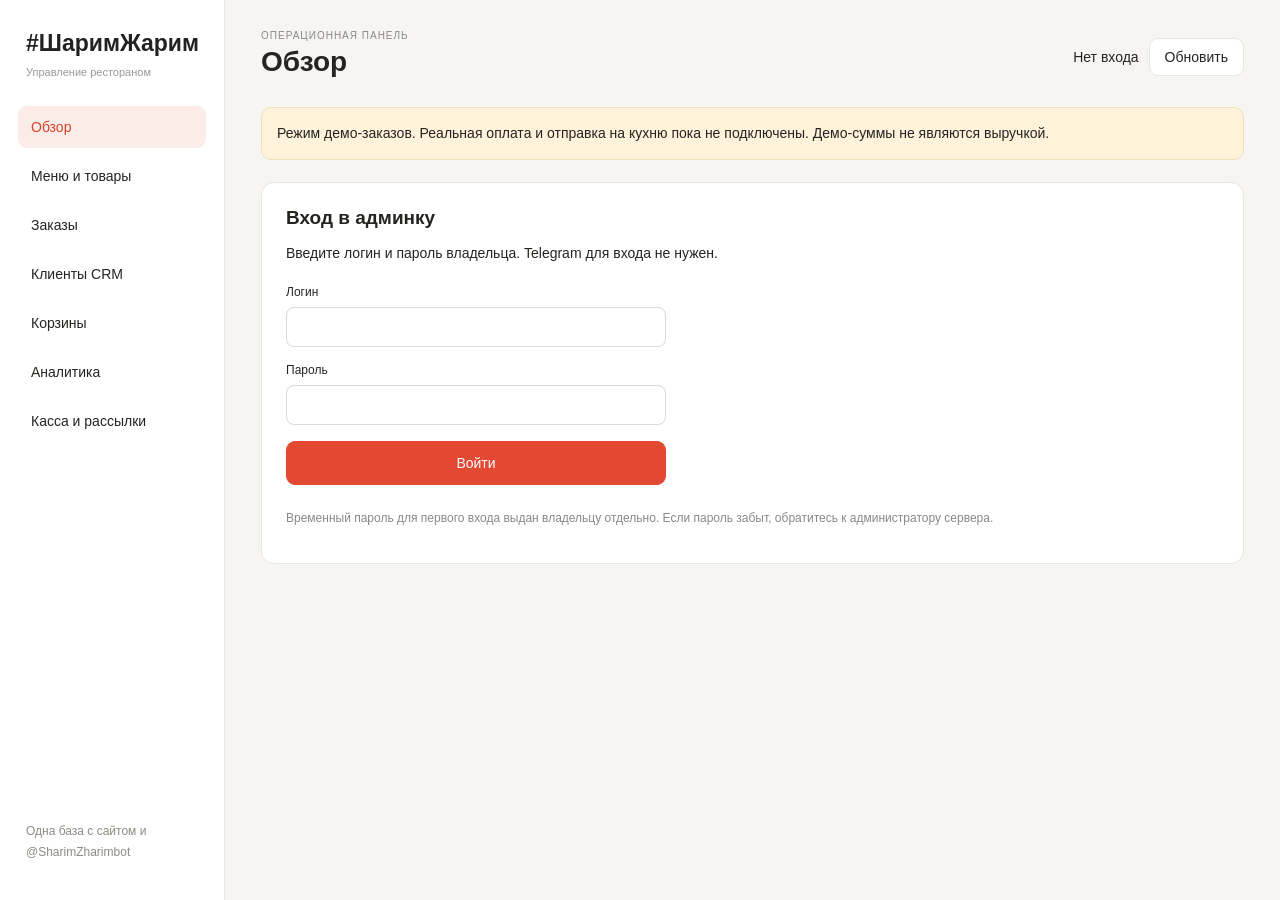
<file: admin/index.html>
<!doctype html>
<html lang="ru"><head><meta charset="utf-8"><meta name="viewport" content="width=device-width,initial-scale=1"><title>ШаримЖарим · Админка</title>
<meta name="referrer" content="no-referrer"><meta http-equiv="Content-Security-Policy" content="default-src 'self'; script-src 'self'; style-src 'self' 'unsafe-inline'; connect-src 'self' https://sharim.176-222-53-108.sslip.io; img-src 'self' data: https://sharim.176-222-53-108.sslip.io; object-src 'none'; base-uri 'self'; form-action 'none'"><link rel="stylesheet" href="../admin.css?v=20261007-purchase-reviews"><script type="module" src="../admin.js?v=20261007-domain"></script></head>
<body><aside><a class="brand" href="../">#ШаримЖарим<span>Управление рестораном</span></a>
<nav><button data-view="overview" class="selected">Обзор</button><button data-view="products">Меню и товары</button><button data-view="orders">Заказы</button><button data-view="customers">Клиенты CRM</button><button data-view="carts">Корзины</button><button data-view="analytics">Аналитика</button><button data-view="integrations">Касса и рассылки</button></nav>
<div class="aside-foot">Одна база с сайтом и<br>@SharimZharimbot</div></aside>
<main><header><div><p class="eyebrow">Операционная панель</p><h1 id="title">Обзор</h1></div><div class="actions"><span id="identity">Нет входа</span><button id="refresh">Обновить</button><button id="change-password" hidden>Сменить пароль</button><button id="logout" hidden>Выйти</button></div></header>
<div class="notice">Режим демо-заказов. Реальная оплата и отправка на кухню пока не подключены. Демо-суммы не являются выручкой.</div>
<section id="login"><h2>Вход в админку</h2><p>Введите логин и пароль владельца. Telegram для входа не нужен.</p><form id="login-form" class="auth-form"><label>Логин<input name="username" autocomplete="username" autocapitalize="none" spellcheck="false" required maxlength="64"></label><label>Пароль<input name="password" type="password" autocomplete="current-password" required maxlength="128"></label><p id="login-error" class="auth-error" role="alert" aria-live="polite"></p><button class="primary" type="submit">Войти</button></form><p class="muted">Временный пароль для первого входа выдан владельцу отдельно. Если пароль забыт, обратитесь к администратору сервера.</p></section>
<section id="password-change" hidden><h2>Смена пароля</h2><p id="password-note"></p><form id="password-form" class="auth-form"><input name="username" autocomplete="username" hidden><label>Текущий пароль<input name="current_password" type="password" autocomplete="current-password" required maxlength="128"></label><label>Новый пароль<input name="new_password" type="password" autocomplete="new-password" required minlength="12" maxlength="128" aria-describedby="password-hint"></label><label>Повторите новый пароль<input name="confirm_password" type="password" autocomplete="new-password" required minlength="12" maxlength="128"></label><p id="password-hint" class="muted">От 12 символов. Используйте уникальный пароль, который нигде больше не применяется.</p><p id="password-error" class="auth-error" role="alert" aria-live="polite"></p><button class="primary" type="submit">Сохранить пароль и войти</button><button type="button" id="password-cancel" hidden>Отмена</button></form></section>
<section id="content" hidden></section><p class="muted" id="sync-status"></p><div id="message" role="status" aria-live="polite"></div></main>
<dialog id="editor"><form id="product-form"><div class="dialog-head"><h2>Товар в общем меню</h2><button type="button" data-close>×</button></div>
<div class="fields"><label>Название<input name="name" required maxlength="100"></label><label>Категория<select name="category"><option>Шаверма</option><option value="На булке">Бургеры</option><option>В листьях</option><option>Курица</option><option>Фритюр</option><option>Закуски</option></select></label><label>Цена, ₽<input name="price" type="number" min="0" max="100000" step="1" required></label><label>Вес / порция<input name="weight" required maxlength="40"></label><label>Статус<select name="status"><option value="active">В продаже</option><option value="out">Нет в наличии</option><option value="draft">Черновик</option><option value="archived">Архив</option></select></label><label>Фото PNG, JPEG, WebP · до 1 МБ<input name="photo" type="file" accept="image/png,image/jpeg,image/webp"></label><label class="wide">Описание<textarea name="description" rows="3" maxlength="2000"></textarea></label>
<details class="wide"><summary>Добавки и варианты порции</summary><p class="muted">Эти цены также используются сервером при расчёте заказа. Формат JSON.</p><label>Группы добавок<textarea name="option_groups" rows="8"></textarea></label><label>Варианты порции<textarea name="variants" rows="5"></textarea></label></details></div>
<p id="editor-error" role="alert"></p><div class="dialog-foot"><button type="button" id="archive">Убрать из меню</button><button type="submit" class="primary">Сохранить в общей базе</button></div></form></dialog>
<dialog id="customer"><div class="dialog-head"><h2>Карточка клиента</h2><button type="button" data-close>×</button></div><div id="customer-content"></div></dialog>
<dialog id="purchase-confirmation" aria-labelledby="purchase-confirmation-title"><form id="purchase-confirmation-form"><div class="dialog-head"><h2 id="purchase-confirmation-title">Подтвердить покупку</h2><button type="button" data-close aria-label="Закрыть">×</button></div><p id="purchase-confirmation-summary"></p><p>Подтвердите только реальную покупку. После этого клиент сможет поставить оценку и написать отзыв о блюдах из заказа.</p><label class="purchase-check"><input type="checkbox" name="paid" required>Оплата получена, расчёт с клиентом завершён</label><label class="purchase-check"><input type="checkbox" name="fulfilled" required>Заказ выдан или доставлен клиенту</label><p id="purchase-confirmation-error" class="auth-error" role="alert"></p><div class="dialog-foot"><button type="button" data-close>Отмена</button><button type="submit" class="primary" disabled>Подтвердить покупку</button></div></form></dialog>
</body></html>
</file>
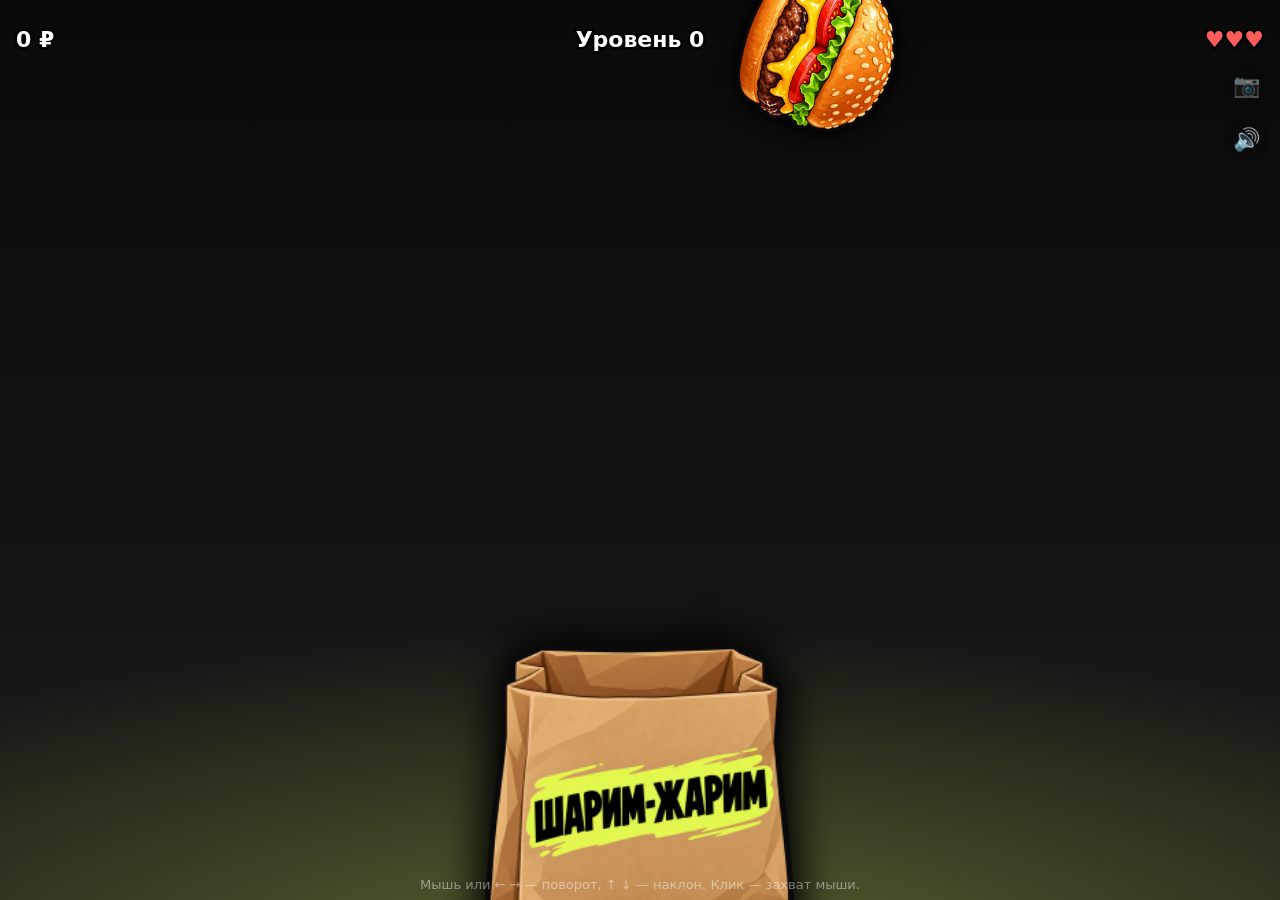
<file: game/index.html>
<!doctype html>
<html lang="ru">
  <head>
    <meta charset="UTF-8" />
    <meta
      name="viewport"
      content="width=device-width, initial-scale=1, maximum-scale=1, user-scalable=no, viewport-fit=cover"
    />
    <title>Шарим-Жарим</title>
    <link rel="manifest" href="./manifest.json" />
    <link rel="apple-touch-icon" sizes="180x180" href="./icon-180.png" />
    <meta name="apple-mobile-web-app-capable" content="yes" />
    <meta name="mobile-web-app-capable" content="yes" />
    <meta name="apple-mobile-web-app-status-bar-style" content="black-translucent" />
    <meta name="apple-mobile-web-app-title" content="Шарим-Жарим" />
    <meta name="theme-color" content="#0A0A0A" />
    <style>html,body{overscroll-behavior:none;background:#0a0a0a;height:100%;margin:0;overflow:hidden}#bg,#veil{pointer-events:none;background:radial-gradient(120% 55% at 50% 108%,#e8ff5c52,#e8ff5c00 70%),linear-gradient(#0a0a0a 0%,#1a1a1a 100%);position:fixed;inset:0}#veil{opacity:.88}#veil[hidden],#cam[hidden]{display:none}#cam{object-fit:cover;pointer-events:none;width:100%;height:100%;position:fixed;inset:0}#hud-btns{right:12px;top:calc(env(safe-area-inset-top) + 64px);flex-direction:column;gap:10px;display:flex;position:fixed}.hud-btn{color:#fff;cursor:pointer;background:#0a0a0a8c;border:0;border-radius:22px;width:44px;height:44px;padding:0;font-size:22px}.hud-btn[hidden]{display:none}.hud-btn[aria-pressed=false]{opacity:.55}#toast{left:50%;bottom:calc(env(safe-area-inset-bottom) + 96px);color:#e8ff5c;pointer-events:none;white-space:nowrap;background:#0a0a0acc;border-radius:12px;padding:10px 18px;font-size:17px;font-weight:700;position:fixed;transform:translate(-50%)}#toast[hidden]{display:none}body{color:#fff;-webkit-user-select:none;user-select:none;-webkit-touch-callout:none;-webkit-tap-highlight-color:transparent;font-family:system-ui,-apple-system,sans-serif}#game{cursor:crosshair;touch-action:none;width:100%;height:100%;display:block;position:fixed;inset:0}#safe-probe{visibility:hidden;pointer-events:none;width:0;height:0;padding-top:env(safe-area-inset-top);padding-bottom:env(safe-area-inset-bottom);position:fixed;top:0;left:0}.screen{text-align:center;padding:calc(env(safe-area-inset-top) + 24px) 24px calc(env(safe-area-inset-bottom) + 24px);box-sizing:border-box;flex-direction:column;justify-content:center;align-items:center;gap:12px;display:flex;position:fixed;inset:0}.screen[hidden]{display:none}.screen h1{margin:0;font-size:34px}.screen p{max-width:420px;margin:0;font-size:18px;line-height:1.4}#start,#safety{background:#0a0a0a}.intro{aspect-ratio:941/1672;object-fit:cover;background:#000;border-radius:16px;width:min(100%,25.8888vh);max-height:46vh;margin:0 auto 12px;display:block}#gameover{background:#000000b8}#gameover h1{font-size:40px}#gameover p{font-size:22px}.btn{color:#0a0a0a;cursor:pointer;background:#e8ff5c;border:0;border-radius:12px;margin-top:12px;padding:14px 32px;font-size:20px;font-weight:700}.btn.secondary{color:#e8ff5c;background:0 0;border:2px solid #e8ff5c}.btn[hidden],p[hidden]{display:none}#perm-msg{color:#ff8a8a}#hint{left:0;right:0;bottom:calc(env(safe-area-inset-bottom) + 8px);text-align:center;color:#ffffff73;pointer-events:none;font-size:13px;position:fixed}#hint[hidden]{display:none}#debug{left:0;right:0;top:calc(env(safe-area-inset-top) + 58px);text-align:center;color:#e8ff5c;white-space:pre-line;pointer-events:none;font:600 14px ui-monospace,Menlo,monospace;position:fixed}#debug[hidden]{display:none}#player{left:16px;top:calc(env(safe-area-inset-top) + 60px);color:#e8ff5c;text-shadow:0 1px 3px #000000e6;text-overflow:ellipsis;white-space:nowrap;pointer-events:none;max-width:60vw;font-size:15px;font-weight:700;position:fixed;overflow:hidden}#player[hidden],.login[hidden]{display:none}.login{flex-direction:column;align-items:center;gap:8px;margin-top:8px;display:flex}.login p{color:#e8ff5c;font-size:15px}.tg-slot{min-height:40px}.btn.small{margin-top:4px;padding:10px 24px;font-size:17px}#records{z-index:10;background:#0a0a0af5;justify-content:flex-start;overflow-y:auto}#records h1{color:#e8ff5c;font-size:28px}#records-list{width:100%;max-width:420px;margin:0;padding:0;list-style:none}#records-list li{text-align:left;border-radius:10px;align-items:center;gap:12px;padding:8px 12px;font-size:17px;display:flex}#records-list li:nth-child(odd){background:#ffffff0f}#records-list li.mine{color:#0a0a0a;background:#e8ff5c}#records-list .place{color:#e8ff5c;width:28px;font-weight:800}#records-list li.mine .place{color:#0a0a0a}#records-list .name{text-overflow:ellipsis;white-space:nowrap;flex:1;overflow:hidden}#records-list .score{font-variant-numeric:tabular-nums;font-weight:800}#records-me{color:#e8ff5c;font-size:16px}.coupon{border:2px dashed #e8ff5c;border-radius:14px;flex-direction:column;align-items:center;gap:4px;margin-top:8px;padding:12px 20px;display:flex}.coupon[hidden],#records-coupons[hidden]{display:none}#gameover #coupon-text{color:#e8ff5c;-webkit-user-select:text;user-select:text;font-size:22px;font-weight:800}#coupon-text .code{white-space:nowrap;font-family:ui-monospace,Menlo,monospace;font-size:28px;display:inline-block}#records-coupons{width:100%;max-width:420px}#records-coupons h2{color:#e8ff5c;margin:8px 0;font-size:20px}#coupons-list{margin:0;padding:0;list-style:none}#coupons-list li{background:#e8ff5c1f;border-radius:10px;justify-content:space-between;gap:12px;margin-bottom:6px;padding:8px 12px;font-size:17px;display:flex}#coupons-list .code{-webkit-user-select:text;user-select:text;font-family:ui-monospace,Menlo,monospace;font-weight:800}</style>
    <script type="module" crossorigin src="./assets/index-BoZB11Hz.js"></script>
  </head>
  <body>
    <div id="bg"></div>
    <video id="cam" playsinline muted autoplay hidden></video>
    <div id="veil" hidden></div>
    <canvas id="game"></canvas>
    <div id="hud-btns">
      <button id="cam-btn" class="hud-btn" type="button" aria-label="Камера" aria-pressed="false" hidden>📷</button>
      <button id="snd-btn" class="hud-btn" type="button" aria-label="Звук" aria-pressed="true">🔊</button>
    </div>
    <div id="toast" hidden></div>
    <div id="safe-probe"></div>
    <div id="debug" hidden></div>
    <div id="player" hidden></div>
    <div id="start" class="screen" hidden>
      <!-- Постер «Лови бургер» (gpt-image-2 через наш шлюз, 2026-10-02) вместо заголовка -->
      <img id="intro" class="intro" src="./start.jpg" alt="Лови бургер" decoding="async">
      <p style="font-size: 14px; opacity: 0.6">Камера нужна только для фона: кадры остаются на телефоне и никуда не отправляются.</p>
      <p id="perm-msg" hidden>Разрешите движение в настройках Safari</p>
      <button id="start-btn" class="btn" type="button">Начать</button>
      <button id="nosensor-btn" class="btn secondary" type="button" hidden>Играть без датчиков</button>
      <div id="start-login" class="login" hidden>
        <p>Войдите через Telegram, чтобы получать купоны за игру</p>
        <div class="tg-slot"></div>
      </div>
      <button id="start-records" class="btn secondary small" type="button">Рекорды</button>
    </div>
    <div id="handoff-error" class="screen" hidden style="background: #0a0a0a; z-index: 12">
      <h1>Не удалось войти</h1>
      <p>Вернитесь в меню и откройте игру снова. Скидка за гостевую партию не сохранится.</p>
      <button id="handoff-back" class="btn" type="button">Вернуться в меню</button>
    </div>
    <div id="safety" class="screen" hidden>
      <h1>Стойте на месте</h1>
      <p><b>Бегать за шаурмой не нужно.</b> Стойте на одном месте и поворачивайтесь корпусом: еда падает вокруг вас, а стрелки у края экрана показывают, с какой стороны.</p>
      <p>Выберите свободное место: вокруг не должно быть людей, мебели и ступенек. Поворачивайтесь плавно, не крутитесь на 360°.</p>
      <button id="go-btn" class="btn" type="button">Поехали</button>
    </div>
    <div id="gameover" class="screen" hidden>
      <h1>Игра окончена</h1>
      <p>Вы наловили <span id="final-score">0</span> ₽</p>
      <p style="font-size: 17px; opacity: 0.75">Лучший: <span id="best-score">0</span> ₽</p>
      <div id="coupon" class="coupon" hidden>
        <p id="coupon-text"></p>
        <button id="coupon-copy" class="btn small" type="button">Скопировать</button>
      </div>
      <button id="restart" class="btn" type="button">Ещё раз</button>
      <button id="return-menu" class="btn secondary" type="button">Вернуться в меню</button>
    </div>
    <div id="records" class="screen" role="dialog" aria-modal="true" aria-labelledby="records-title" hidden>
      <h1 id="records-title">Рекорды недели</h1>
      <p id="records-status">Загрузка…</p>
      <ol id="records-list"></ol>
      <p id="records-me" hidden></p>
      <div id="records-coupons" hidden>
        <h2>Мои купоны</h2>
        <ul id="coupons-list"></ul>
      </div>
      <button id="records-close" class="btn" type="button">Закрыть</button>
    </div>
    <div id="hint">Мышь или ← → — поворот, ↑ ↓ — наклон. Клик — захват мыши.</div>
  </body>
</html>
</file>
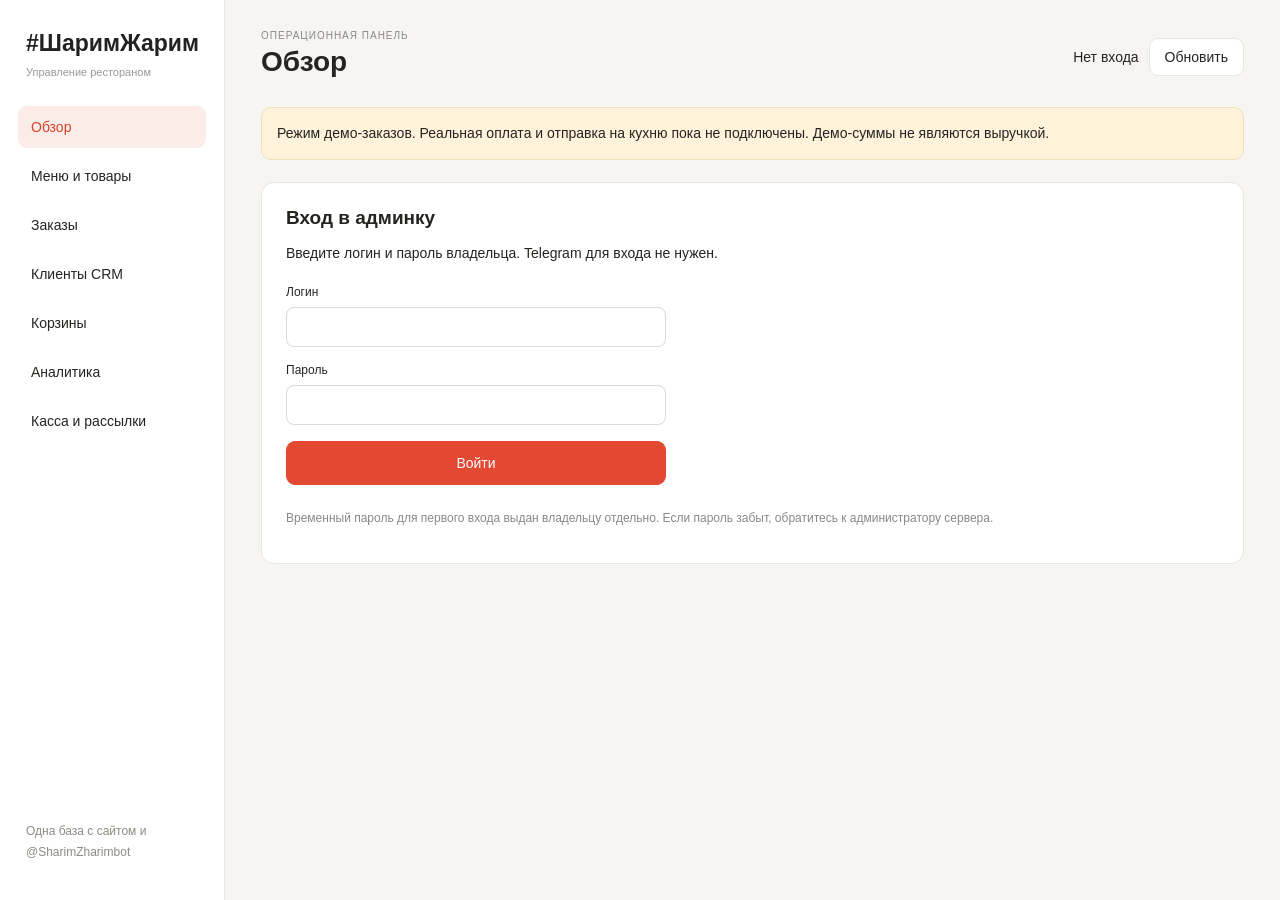
<file: sharim-zharim-admin.html>
<!doctype html>
<html lang="ru"><head><meta charset="utf-8"><meta name="viewport" content="width=device-width,initial-scale=1"><title>ШаримЖарим · Админка</title>
<meta name="referrer" content="no-referrer"><meta http-equiv="Content-Security-Policy" content="default-src 'self'; script-src 'self'; style-src 'self' 'unsafe-inline'; connect-src 'self' https://sharim.176-222-53-108.sslip.io; img-src 'self' data: https://sharim.176-222-53-108.sslip.io; object-src 'none'; base-uri 'self'; form-action 'none'"><link rel="stylesheet" href="./admin.css?v=20261007-purchase-reviews"><script type="module" src="./admin.js?v=20261007-domain"></script></head>
<body><aside><a class="brand" href="./">#ШаримЖарим<span>Управление рестораном</span></a>
<nav><button data-view="overview" class="selected">Обзор</button><button data-view="products">Меню и товары</button><button data-view="orders">Заказы</button><button data-view="customers">Клиенты CRM</button><button data-view="carts">Корзины</button><button data-view="analytics">Аналитика</button><button data-view="integrations">Касса и рассылки</button></nav>
<div class="aside-foot">Одна база с сайтом и<br>@SharimZharimbot</div></aside>
<main><header><div><p class="eyebrow">Операционная панель</p><h1 id="title">Обзор</h1></div><div class="actions"><span id="identity">Нет входа</span><button id="refresh">Обновить</button><button id="change-password" hidden>Сменить пароль</button><button id="logout" hidden>Выйти</button></div></header>
<div class="notice">Режим демо-заказов. Реальная оплата и отправка на кухню пока не подключены. Демо-суммы не являются выручкой.</div>
<section id="login"><h2>Вход в админку</h2><p>Введите логин и пароль владельца. Telegram для входа не нужен.</p><form id="login-form" class="auth-form"><label>Логин<input name="username" autocomplete="username" autocapitalize="none" spellcheck="false" required maxlength="64"></label><label>Пароль<input name="password" type="password" autocomplete="current-password" required maxlength="128"></label><p id="login-error" class="auth-error" role="alert" aria-live="polite"></p><button class="primary" type="submit">Войти</button></form><p class="muted">Временный пароль для первого входа выдан владельцу отдельно. Если пароль забыт, обратитесь к администратору сервера.</p></section>
<section id="password-change" hidden><h2>Смена пароля</h2><p id="password-note"></p><form id="password-form" class="auth-form"><input name="username" autocomplete="username" hidden><label>Текущий пароль<input name="current_password" type="password" autocomplete="current-password" required maxlength="128"></label><label>Новый пароль<input name="new_password" type="password" autocomplete="new-password" required minlength="12" maxlength="128" aria-describedby="password-hint"></label><label>Повторите новый пароль<input name="confirm_password" type="password" autocomplete="new-password" required minlength="12" maxlength="128"></label><p id="password-hint" class="muted">От 12 символов. Используйте уникальный пароль, который нигде больше не применяется.</p><p id="password-error" class="auth-error" role="alert" aria-live="polite"></p><button class="primary" type="submit">Сохранить пароль и войти</button><button type="button" id="password-cancel" hidden>Отмена</button></form></section>
<section id="content" hidden></section><p class="muted" id="sync-status"></p><div id="message" role="status" aria-live="polite"></div></main>
<dialog id="editor"><form id="product-form"><div class="dialog-head"><h2>Товар в общем меню</h2><button type="button" data-close>×</button></div>
<div class="fields"><label>Название<input name="name" required maxlength="100"></label><label>Категория<select name="category"><option>Шаверма</option><option value="На булке">Бургеры</option><option>В листьях</option><option>Курица</option><option>Фритюр</option><option>Закуски</option></select></label><label>Цена, ₽<input name="price" type="number" min="0" max="100000" step="1" required></label><label>Вес / порция<input name="weight" required maxlength="40"></label><label>Статус<select name="status"><option value="active">В продаже</option><option value="out">Нет в наличии</option><option value="draft">Черновик</option><option value="archived">Архив</option></select></label><label>Фото PNG, JPEG, WebP · до 1 МБ<input name="photo" type="file" accept="image/png,image/jpeg,image/webp"></label><label class="wide">Описание<textarea name="description" rows="3" maxlength="2000"></textarea></label>
<details class="wide"><summary>Добавки и варианты порции</summary><p class="muted">Эти цены также используются сервером при расчёте заказа. Формат JSON.</p><label>Группы добавок<textarea name="option_groups" rows="8"></textarea></label><label>Варианты порции<textarea name="variants" rows="5"></textarea></label></details></div>
<p id="editor-error" role="alert"></p><div class="dialog-foot"><button type="button" id="archive">Убрать из меню</button><button type="submit" class="primary">Сохранить в общей базе</button></div></form></dialog>
<dialog id="customer"><div class="dialog-head"><h2>Карточка клиента</h2><button type="button" data-close>×</button></div><div id="customer-content"></div></dialog>
<dialog id="purchase-confirmation" aria-labelledby="purchase-confirmation-title"><form id="purchase-confirmation-form"><div class="dialog-head"><h2 id="purchase-confirmation-title">Подтвердить покупку</h2><button type="button" data-close aria-label="Закрыть">×</button></div><p id="purchase-confirmation-summary"></p><p>Подтвердите только реальную покупку. После этого клиент сможет поставить оценку и написать отзыв о блюдах из заказа.</p><label class="purchase-check"><input type="checkbox" name="paid" required>Оплата получена, расчёт с клиентом завершён</label><label class="purchase-check"><input type="checkbox" name="fulfilled" required>Заказ выдан или доставлен клиенту</label><p id="purchase-confirmation-error" class="auth-error" role="alert"></p><div class="dialog-foot"><button type="button" data-close>Отмена</button><button type="submit" class="primary" disabled>Подтвердить покупку</button></div></form></dialog>
</body></html>
</file>
<file: admin.css>
:root{font-family:Inter,-apple-system,BlinkMacSystemFont,"Segoe UI",sans-serif;color:#252421;background:#f6f5f1;font-size:14px;--red:#e34932;--line:#e7e6e0}*{box-sizing:border-box}body{margin:0}button,input,select,textarea{font:inherit}button{cursor:pointer;border:1px solid var(--line);background:white;border-radius:9px;padding:10px 15px;color:inherit}button:disabled{opacity:.55;cursor:wait}button:hover{border-color:#b2b0a8}.primary{background:var(--red);color:white;border-color:var(--red)}aside{position:fixed;inset:0 auto 0 0;width:225px;background:#fff;border-right:1px solid var(--line);padding:30px 18px;display:flex;flex-direction:column}.brand{font-weight:800;color:#222;text-decoration:none;font-size:23px;padding:0 8px 28px}.brand span{display:block;font-size:11px;color:#999;font-weight:400;margin-top:9px}nav{display:grid;gap:7px}nav button{text-align:left;border:0;background:transparent;padding:13px}.selected{background:#fbece7!important;color:#d4422d}.aside-foot{margin-top:auto;font-size:12px;line-height:1.7;color:#8c8b83;padding:8px}main{margin-left:225px;padding:30px 36px;max-width:1580px}header{display:flex;justify-content:space-between;align-items:center;gap:20px;margin-bottom:24px}h1{font-size:28px;margin:5px 0}h2{font-size:19px;margin:0 0 16px}.eyebrow{text-transform:uppercase;letter-spacing:.1em;color:#888;font-size:10px;margin:0}.actions{display:flex;gap:10px;align-items:center}.notice{background:#fff2db;border:1px solid #f1dfba;border-radius:10px;line-height:1.5;padding:15px;margin-bottom:22px}section{background:white;border:1px solid var(--line);border-radius:13px;padding:24px}.cards{display:grid;grid-template-columns:repeat(4,1fr);gap:14px}.card{border:1px solid var(--line);border-radius:10px;padding:18px}.card strong{display:block;font-size:27px;margin:12px 0 5px}.muted,small{color:#888;font-size:12px;line-height:1.5}small{display:block}.toolbar{display:flex;gap:12px;justify-content:space-between;align-items:center;margin-bottom:18px;flex-wrap:wrap}input,select,textarea{padding:10px;border:1px solid #dcdad4;border-radius:8px;background:white;min-width:0}input[type=search]{min-width:250px}table{width:100%;border-collapse:collapse;text-align:left;font-size:13px}th{font-weight:500;color:#8a887f;font-size:11px}td,th{padding:13px 9px;border-bottom:1px solid #eee}.table-wrap{overflow:auto}.badge{display:inline-block;background:#f6f1dd;color:#837122;border-radius:5px;padding:4px 8px;font-size:11px}.photo{width:44px;height:44px;display:inline-block;flex-shrink:0;border-radius:8px;background-color:#f2f0e9;background-repeat:no-repeat}.product-cell{display:flex;gap:12px;align-items:center}.empty{padding:35px;color:#888;text-align:center}a{color:#ba422e}dialog{border:1px solid var(--line);border-radius:15px;padding:24px;max-width:750px;width:calc(100% - 28px);max-height:90vh;overflow:auto}dialog::backdrop{background:#20201c66}.dialog-head,.dialog-foot{display:flex;justify-content:space-between;align-items:center;gap:12px}.dialog-head button{border:0;font-size:23px;padding:3px 9px}.dialog-foot{margin-top:24px}.fields{display:grid;grid-template-columns:1fr 1fr;gap:16px;margin-top:15px}label{display:grid;gap:8px;font-size:12px}.wide{grid-column:1/-1}details label{margin-top:12px}textarea{width:100%;resize:vertical}#message:not(:empty){position:fixed;bottom:24px;right:24px;background:#242421;color:white;padding:13px 20px;border-radius:10px;max-width:450px}#editor-error{color:#b32725}ul{padding-left:20px;line-height:1.8}.profile-stat{font-size:17px;font-weight:600}.profile-history{margin-top:24px}.alert{color:#a9412c}.spark{margin-top:24px;padding:20px;background:#faf9f5;border-radius:9px;line-height:1.7}[hidden]{display:none!important}@media(max-width:900px){aside{position:static;width:auto;padding:16px}.brand{padding-bottom:14px}nav{display:flex;overflow:auto}nav button{white-space:nowrap}.aside-foot{display:none}main{margin:0;padding:20px}.cards{grid-template-columns:1fr 1fr}header{align-items:flex-start;flex-direction:column}.actions{flex-wrap:wrap}.fields{grid-template-columns:1fr}.wide{grid-column:1}.cards strong{font-size:23px}}
.auth-form{display:grid;gap:16px;max-width:380px;margin:24px 0}.auth-form input{width:100%;font-size:16px}.auth-form button{min-height:44px}.auth-error{color:#a5291a;line-height:1.5;margin:0}.auth-error:empty{display:none}.auth-form input:focus-visible{outline:3px solid #e3493240;outline-offset:2px}#password-note{line-height:1.6}
.availability-hint{color:#66645e;font-size:13px;line-height:1.6;margin:0 0 16px}.availability-cell{min-width:155px}.availability-switch{display:inline-flex;align-items:center;gap:10px;min-height:44px;min-width:150px;padding:6px 3px;border:0;border-radius:8px;background:transparent;white-space:nowrap;touch-action:manipulation;text-align:left}.availability-switch:hover{background:transparent}.switch-track{display:block;position:relative;width:46px;height:28px;flex-shrink:0;border-radius:999px;background:#b8bbb8;box-shadow:inset 0 0 0 1px #0000000a}.switch-thumb{position:absolute;left:3px;top:3px;width:22px;height:22px;border-radius:50%;background:#fff;box-shadow:0 1px 3px #0003;transition:transform 120ms cubic-bezier(.23,1,.32,1)}.availability-switch[aria-checked=true] .switch-track{background:#20835b}.availability-switch[aria-checked=true] .switch-thumb{transform:translateX(18px)}.switch-label{font-size:12px;font-weight:600;color:#66645e}.availability-switch[aria-checked=true] .switch-label{color:#196346}.availability-switch:active:not(:disabled){transform:scale(.97)}.availability-switch:focus-visible{outline:3px solid #20835b66;outline-offset:3px}.availability-switch:disabled{opacity:.65;cursor:wait}.availability-detail{display:block;color:#77756e;font-size:11px;padding-left:59px}.availability-detail:empty{display:none}.availability-detail small{font-size:11px}.availability-switch[data-instant=true] .switch-thumb{transition:none}@media(hover:hover) and (pointer:fine){.availability-switch:hover:not(:disabled) .switch-track{box-shadow:0 0 0 4px #20835b12}}@media(prefers-reduced-motion:reduce){.switch-thumb{transition:none}.availability-switch:active:not(:disabled){transform:none}}
/* A purchase is a deliberate staff confirmation, never a demo checkout side effect. */
.confirm-purchase-open { display: block; margin-top: 8px; min-height: 44px; }
#purchase-confirmation { max-width: 580px; }
#purchase-confirmation-summary { overflow-wrap: anywhere; }
#purchase-confirmation .purchase-check { display: flex; align-items: flex-start; gap: 12px; padding: 12px 0; min-height: 48px; line-height: 1.5; }
#purchase-confirmation .purchase-check input { width: 22px; height: 22px; min-width: 22px; margin: 0; }
</file>
